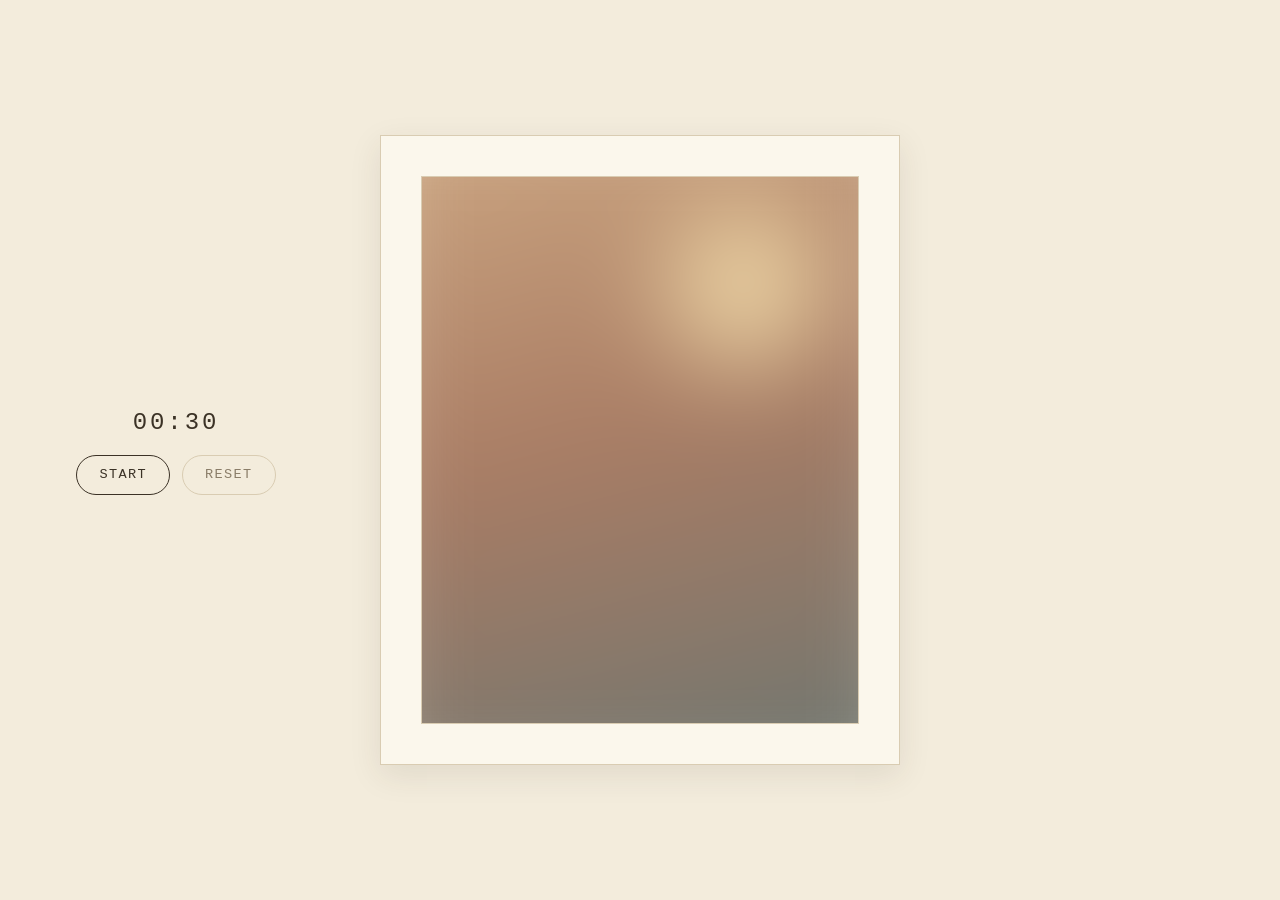
<file: index.html>
<!DOCTYPE html>
<html lang="en">
<head>
  <meta charset="UTF-8">
  <meta name="viewport" content="width=device-width, initial-scale=1.0">
  <title>Pomodoro Art</title>
  <link rel="stylesheet" href="style.css">
</head>
<body>
  <main class="screen">
    <div class="stage">
      <div class="mat">
        <div class="art-wrap" id="art-wrap">
          <div class="art"></div>
          <div class="loading">Loading artwork...</div>
          <div class="artwork-clip"><img class="artwork" id="artwork" alt="Artwork"></div>
        </div>
      </div>
    </div>
    <div class="controls">
      <div class="timer" id="timer">00:30</div>
      <div class="buttons">
        <button class="btn" id="toggle-btn">Start</button>
        <button class="btn soft" id="reset-btn">Reset</button>
      </div>
    </div>
    <div class="details-slot" id="details-slot"></div>
  </main>
  <script src="script.js"></script>
</body>
</html>
</file>
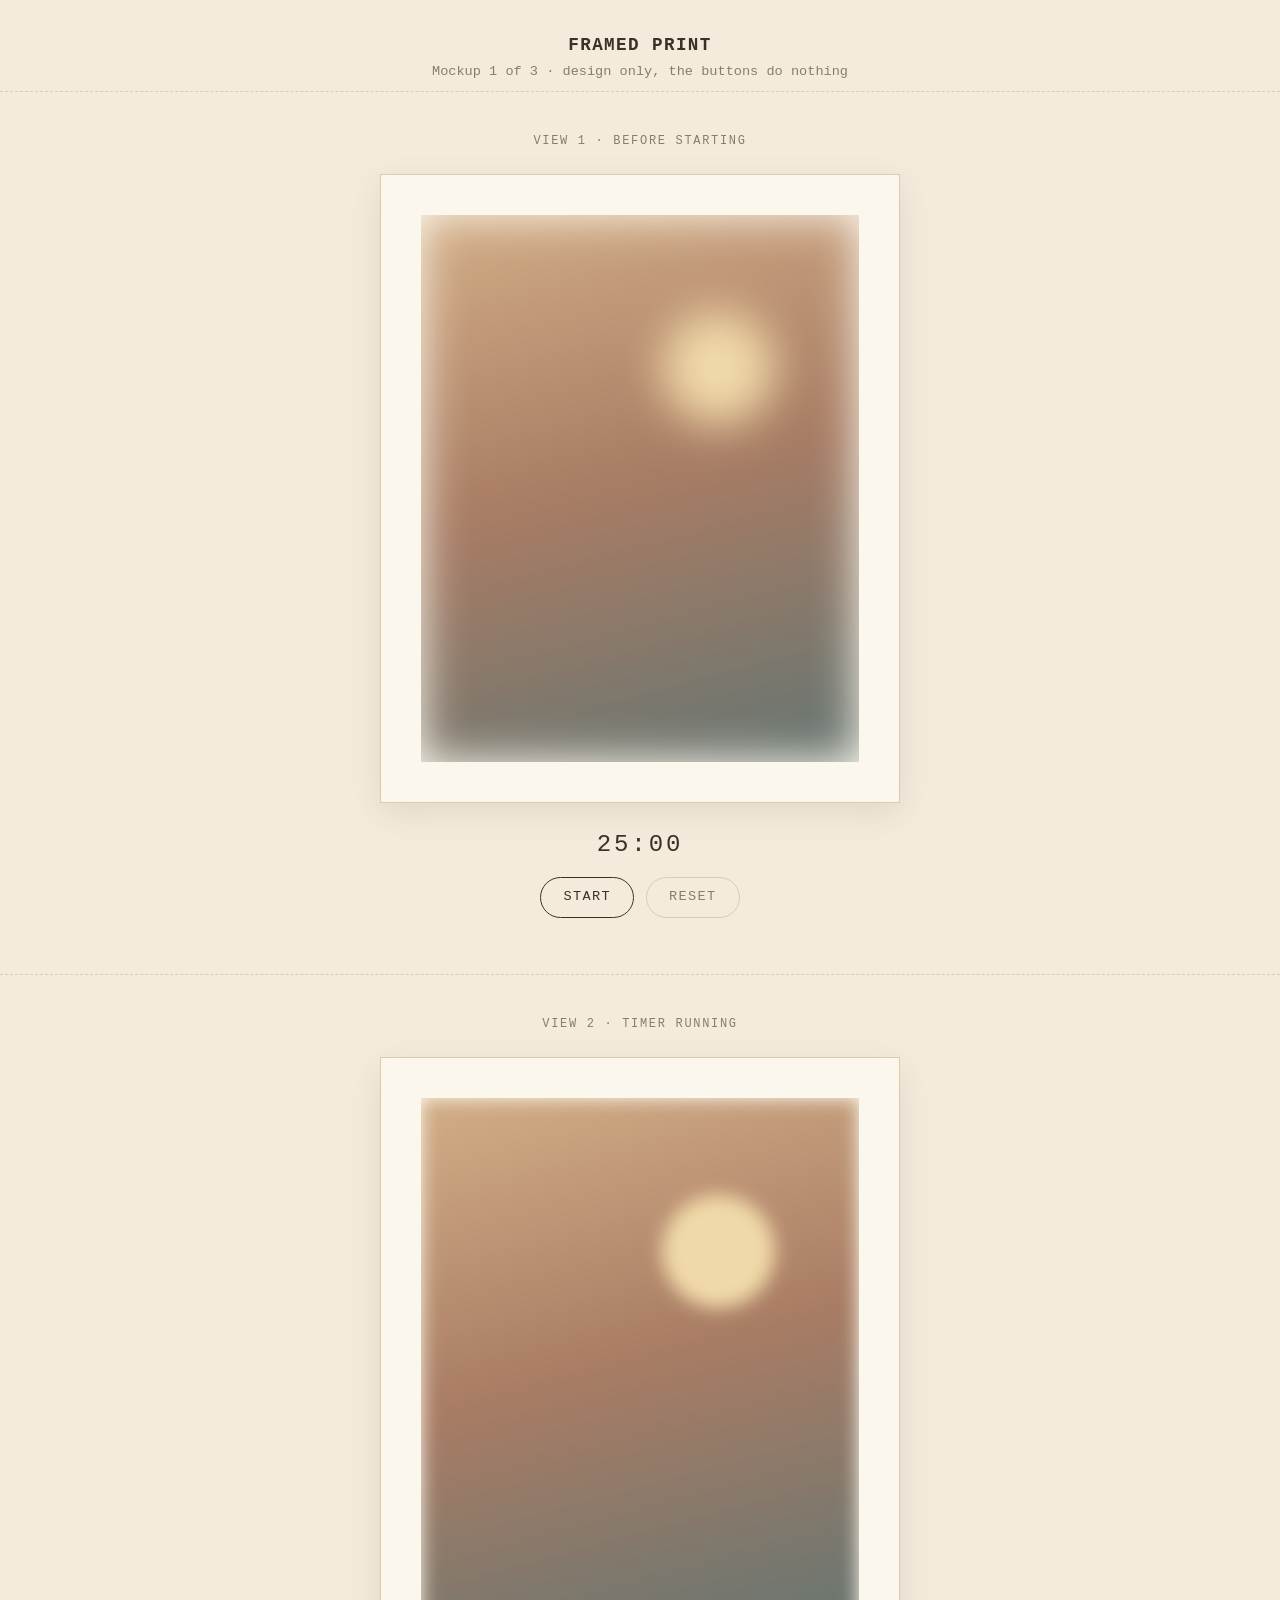
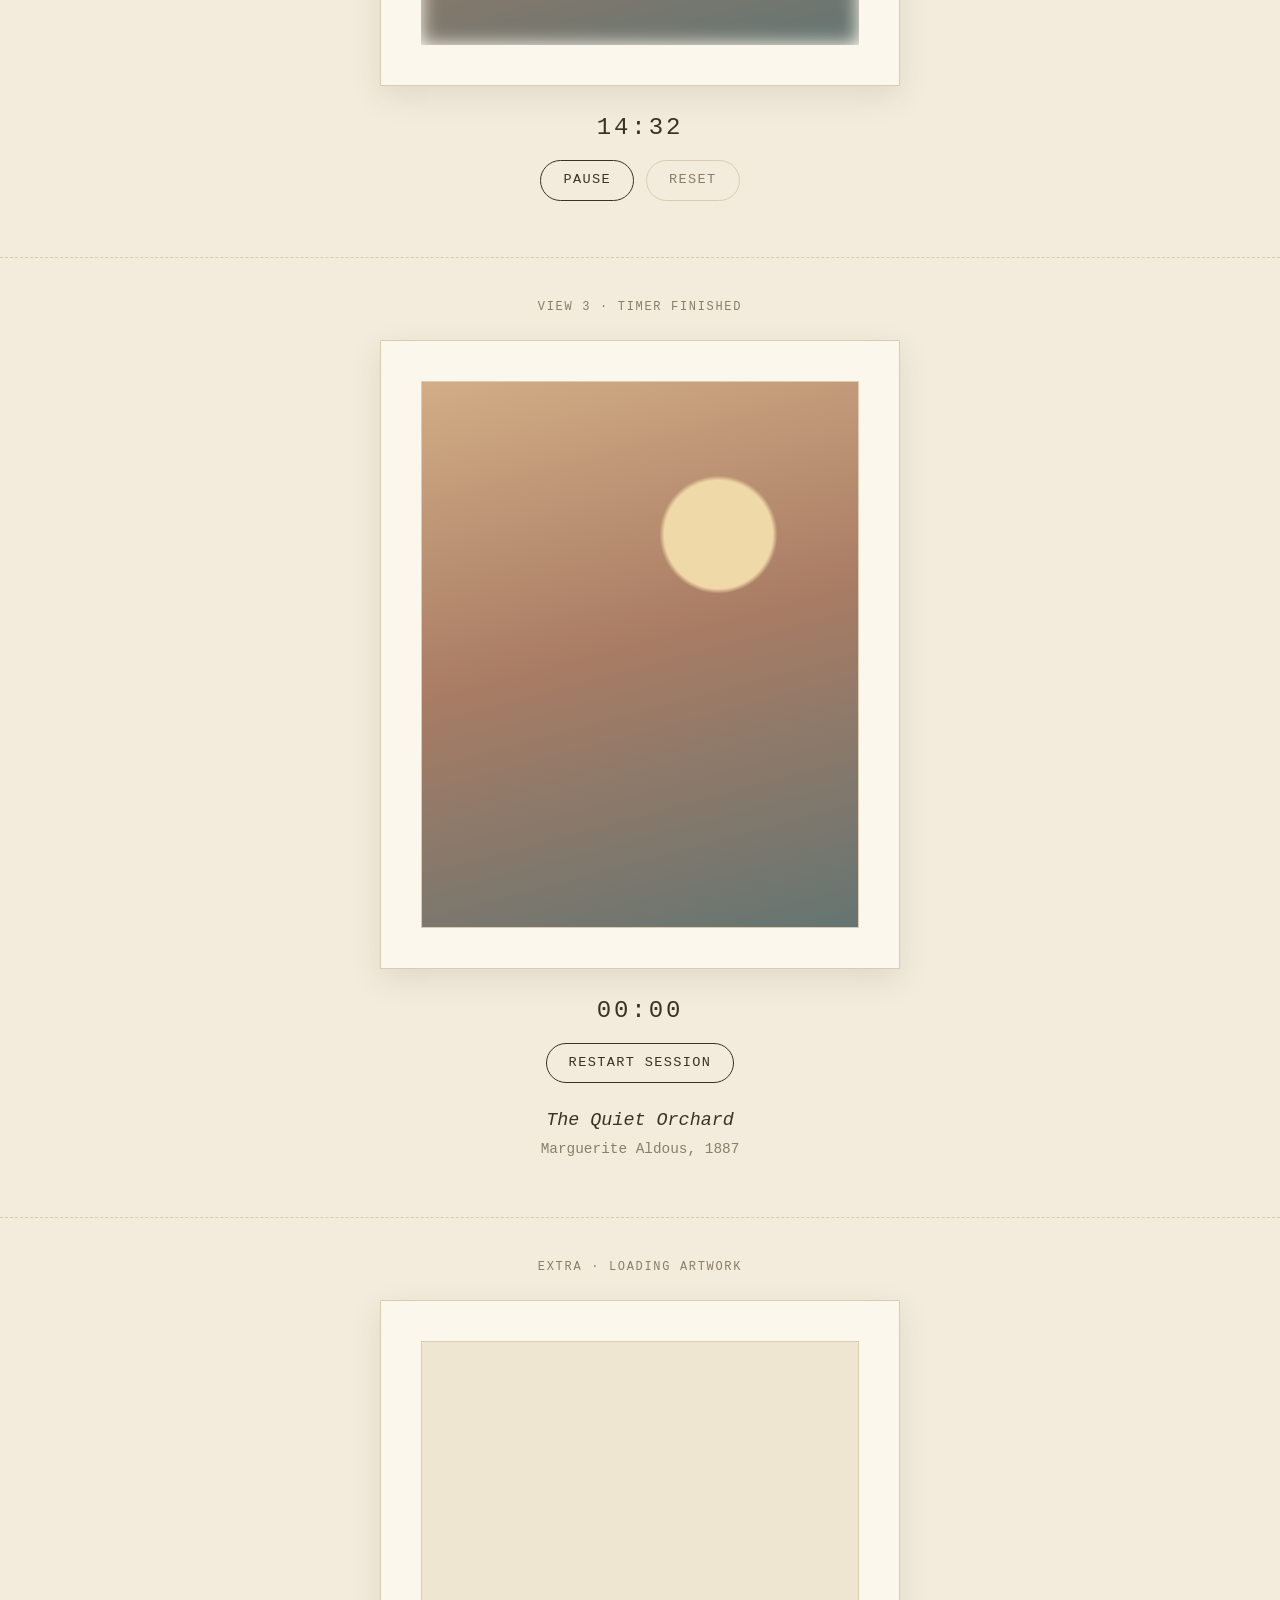
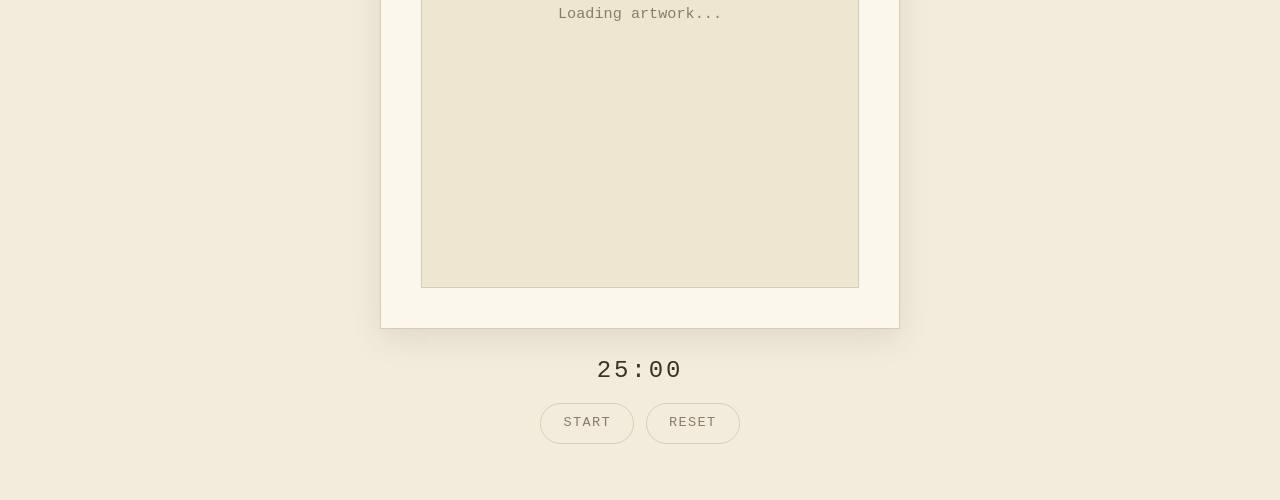
<file: mockups/1-framed-print.html>
<!DOCTYPE html>
<html lang="en">
<head>
  <meta charset="UTF-8">
  <meta name="viewport" content="width=device-width, initial-scale=1.0">
  <title>Mockup 1: Framed Print</title>
  <style>
    :root {
      --cream: #f3ecdc;
      --paper: #fbf7ec;
      --ink: #3b3226;
      --muted: #8a7d68;
      --line: #d9ccb2;
    }
    * { box-sizing: border-box; }
    body {
      margin: 0;
      background: var(--cream);
      color: var(--ink);
      font-family: "American Typewriter", "Courier New", Courier, monospace;
      line-height: 1.5;
    }
    .intro { text-align: center; padding: 32px 16px 8px; color: var(--muted); font-size: 0.85rem; }
    .intro h1 { margin: 0 0 4px; font-size: 1.1rem; color: var(--ink); letter-spacing: 0.08em; text-transform: uppercase; }

    .view { padding: 40px 16px 56px; border-top: 1px dashed var(--line); }
    .view-label {
      text-align: center; margin: 0 0 24px;
      font-size: 0.75rem; letter-spacing: 0.14em; text-transform: uppercase; color: var(--muted);
    }
    .screen { max-width: 440px; margin: 0 auto; text-align: center; }

    /* the framed print */
    .mat {
      background: var(--paper);
      border: 1px solid var(--line);
      padding: 28px;
      box-shadow: 0 10px 30px rgba(59, 50, 38, 0.10);
    }
    .art {
      aspect-ratio: 4 / 5;
      border: 1px solid var(--line);
      background:
        radial-gradient(circle at 68% 28%, #f0d9a8 0 11%, transparent 12%),
        linear-gradient(165deg, #d2ad86 0%, #a97c64 48%, #647572 100%);
      overflow: hidden;
    }
    .blur-heavy { filter: blur(22px); }
    .blur-medium { filter: blur(9px); }
    .art-wrap { overflow: hidden; }

    .loading {
      aspect-ratio: 4 / 5; border: 1px solid var(--line);
      display: flex; align-items: center; justify-content: center;
      background: #efe6d2; color: var(--muted); font-size: 0.95rem;
      animation: breathe 2.4s ease-in-out infinite;
    }
    @keyframes breathe { 0%, 100% { opacity: 0.55; } 50% { opacity: 1; } }

    .timer { margin: 24px 0 14px; font-size: 1.4rem; letter-spacing: 0.12em; }
    .buttons { display: flex; justify-content: center; gap: 12px; flex-wrap: wrap; }
    .btn {
      font: inherit; font-size: 0.85rem; letter-spacing: 0.1em; text-transform: uppercase;
      color: var(--ink); background: transparent;
      border: 1px solid var(--ink); border-radius: 999px;
      padding: 9px 22px; cursor: pointer;
    }
    .btn.soft { border-color: var(--line); color: var(--muted); }

    .details { margin-top: 24px; }
    .details .name { font-size: 1.15rem; font-style: italic; margin: 0; }
    .details .meta { margin: 4px 0 0; color: var(--muted); font-size: 0.9rem; }

    @media (min-width: 900px) {
      .screen { max-width: 520px; }
      .mat { padding: 40px; }
      .timer { font-size: 1.5rem; }
    }
  </style>
</head>
<body>
  <div class="intro">
    <h1>Framed Print</h1>
    Mockup 1 of 3 &middot; design only, the buttons do nothing
  </div>

  <section class="view">
    <p class="view-label">View 1 &middot; Before starting</p>
    <div class="screen">
      <div class="mat">
        <div class="art-wrap"><div class="art blur-heavy"></div></div>
      </div>
      <div class="timer">25:00</div>
      <div class="buttons">
        <button class="btn">Start</button>
        <button class="btn soft">Reset</button>
      </div>
    </div>
  </section>

  <section class="view">
    <p class="view-label">View 2 &middot; Timer running</p>
    <div class="screen">
      <div class="mat">
        <div class="art-wrap"><div class="art blur-medium"></div></div>
      </div>
      <div class="timer">14:32</div>
      <div class="buttons">
        <button class="btn">Pause</button>
        <button class="btn soft">Reset</button>
      </div>
    </div>
  </section>

  <section class="view">
    <p class="view-label">View 3 &middot; Timer finished</p>
    <div class="screen">
      <div class="mat">
        <div class="art-wrap"><div class="art"></div></div>
      </div>
      <div class="timer">00:00</div>
      <div class="buttons">
        <button class="btn">Restart session</button>
      </div>
      <div class="details">
        <p class="name">The Quiet Orchard</p>
        <p class="meta">Marguerite Aldous, 1887</p>
      </div>
    </div>
  </section>

  <section class="view">
    <p class="view-label">Extra &middot; Loading artwork</p>
    <div class="screen">
      <div class="mat">
        <div class="loading">Loading artwork...</div>
      </div>
      <div class="timer">25:00</div>
      <div class="buttons">
        <button class="btn soft">Start</button>
        <button class="btn soft">Reset</button>
      </div>
    </div>
  </section>
</body>
</html>
</file>
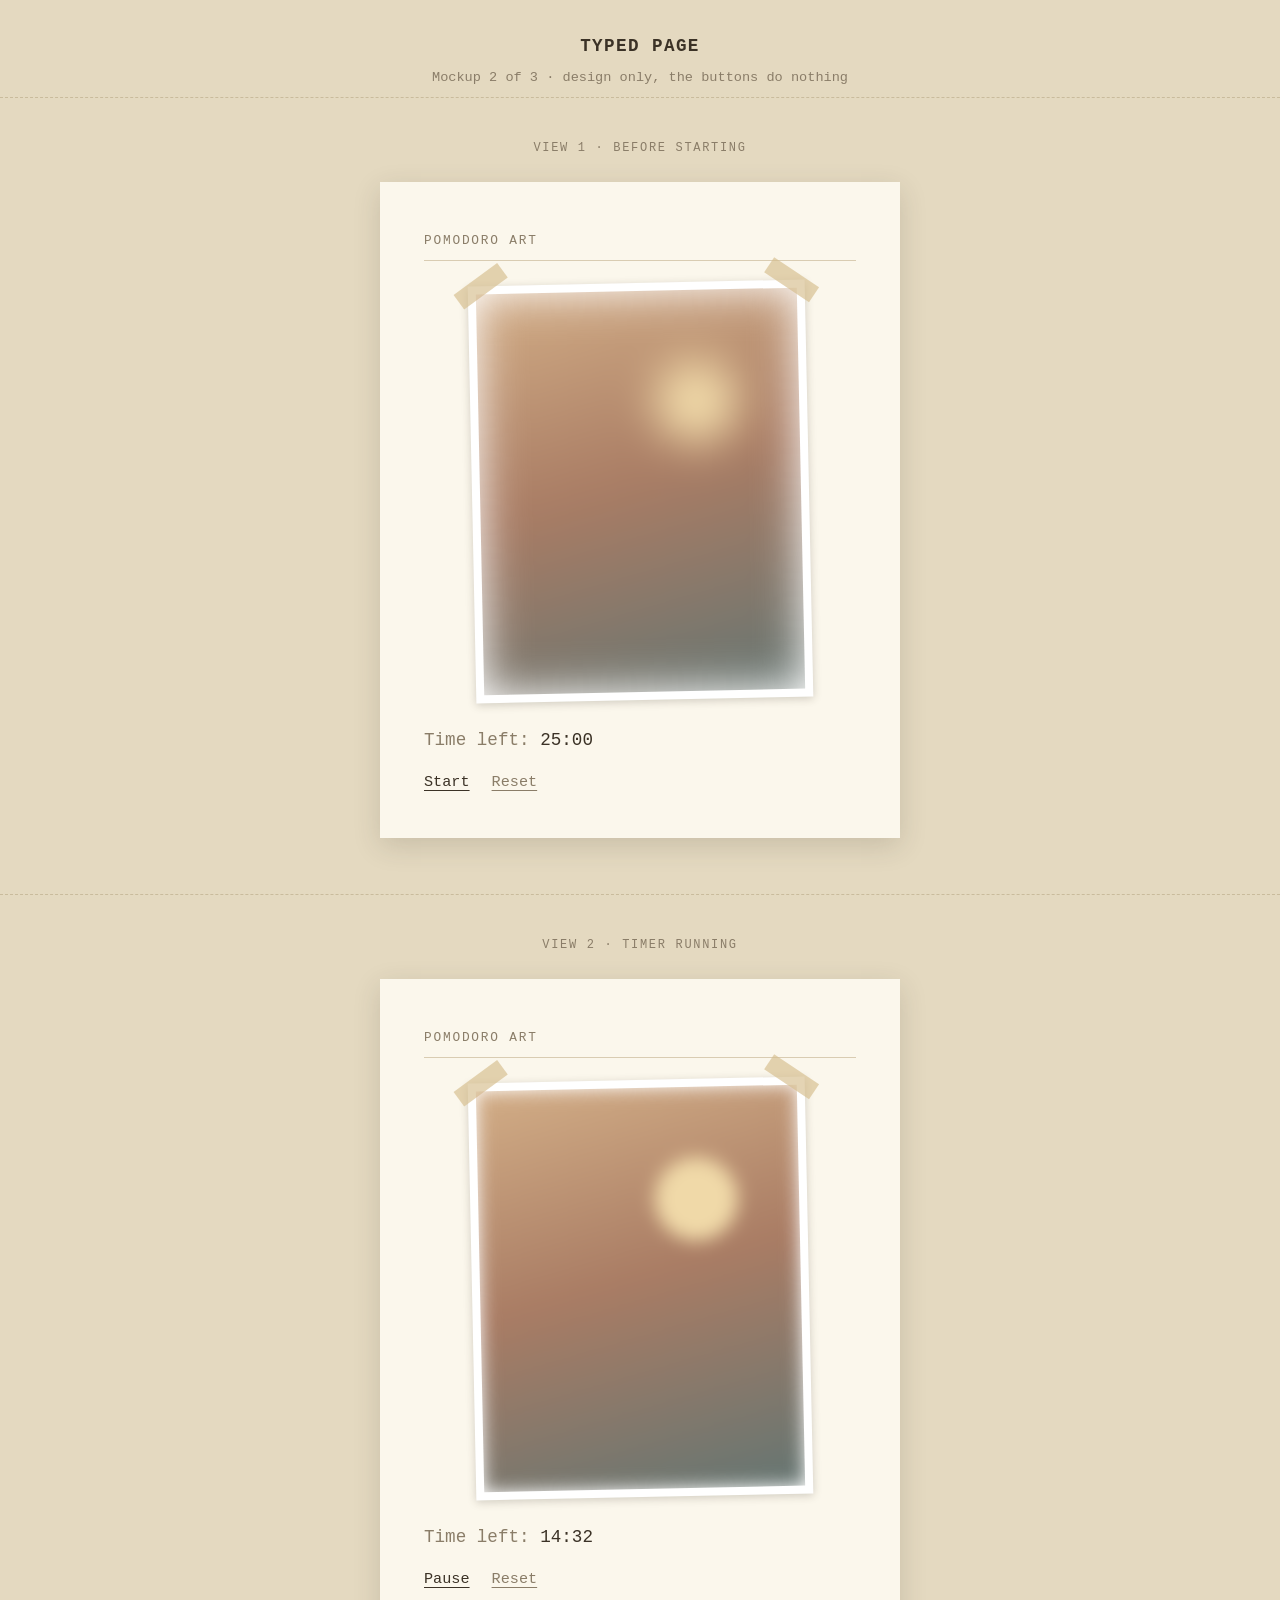
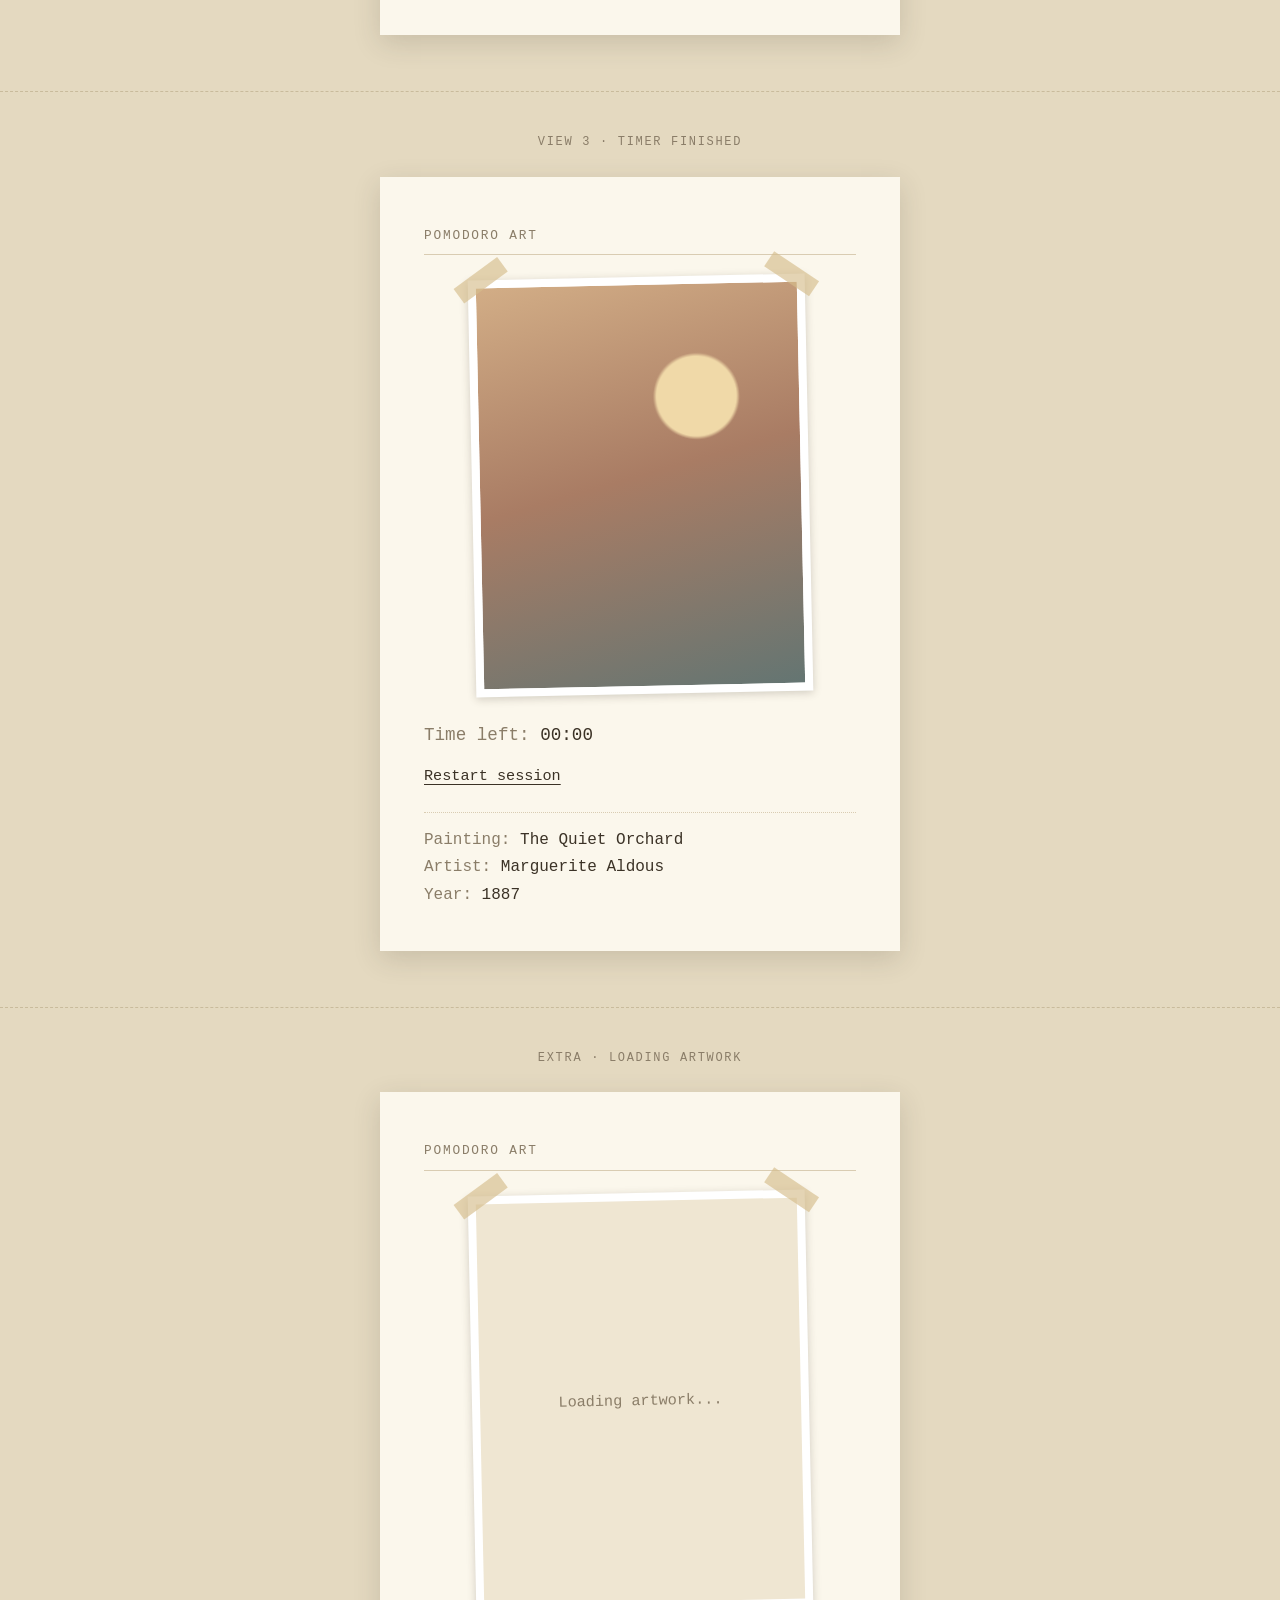
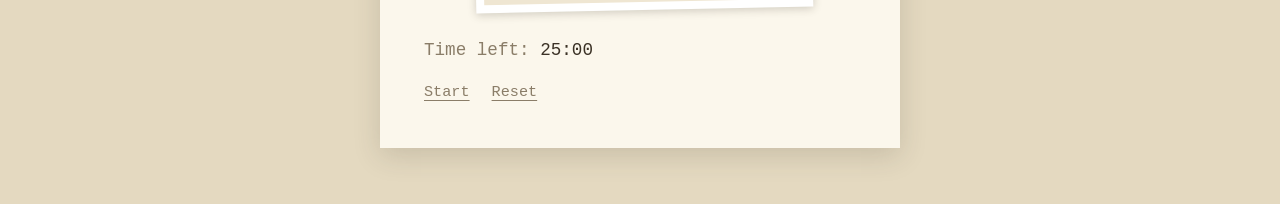
<file: mockups/2-typed-page.html>
<!DOCTYPE html>
<html lang="en">
<head>
  <meta charset="UTF-8">
  <meta name="viewport" content="width=device-width, initial-scale=1.0">
  <title>Mockup 2: Typed Page</title>
  <style>
    :root {
      --desk: #e4d9c0;
      --paper: #fbf7ec;
      --ink: #3b3226;
      --muted: #8a7d68;
      --line: #d9ccb2;
    }
    * { box-sizing: border-box; }
    body {
      margin: 0;
      background: var(--desk);
      color: var(--ink);
      font-family: "American Typewriter", "Courier New", Courier, monospace;
      line-height: 1.7;
    }
    .intro { text-align: center; padding: 32px 16px 8px; color: var(--muted); font-size: 0.85rem; }
    .intro h1 { margin: 0 0 4px; font-size: 1.1rem; color: var(--ink); letter-spacing: 0.08em; text-transform: uppercase; }

    .view { padding: 40px 12px 56px; border-top: 1px dashed #c9bb9c; }
    .view-label {
      text-align: center; margin: 0 0 24px;
      font-size: 0.75rem; letter-spacing: 0.14em; text-transform: uppercase; color: var(--muted);
    }

    /* the sheet of typed paper */
    .sheet {
      max-width: 460px; margin: 0 auto;
      background: var(--paper);
      padding: 36px 28px 32px;
      box-shadow: 0 8px 26px rgba(59, 50, 38, 0.16);
    }
    .sheet-head {
      margin: 0 0 22px; padding-bottom: 8px;
      border-bottom: 1px solid var(--line);
      font-size: 0.8rem; letter-spacing: 0.14em; text-transform: uppercase; color: var(--muted);
    }

    /* the pasted-in photo */
    .photo {
      position: relative; width: 82%; margin: 0 auto 26px;
      transform: rotate(-1.2deg);
      background: #fff; padding: 8px 8px 8px;
      box-shadow: 0 2px 8px rgba(59, 50, 38, 0.22);
    }
    .photo::before, .photo::after {
      content: ""; position: absolute; top: -9px; width: 54px; height: 18px;
      background: rgba(214, 190, 140, 0.65);
    }
    .photo::before { left: -14px; transform: rotate(-35deg); }
    .photo::after { right: -14px; transform: rotate(35deg); }
    .art-wrap { overflow: hidden; }
    .art {
      aspect-ratio: 4 / 5;
      background:
        radial-gradient(circle at 68% 28%, #f0d9a8 0 11%, transparent 12%),
        linear-gradient(165deg, #d2ad86 0%, #a97c64 48%, #647572 100%);
    }
    .blur-heavy { filter: blur(22px); }
    .blur-medium { filter: blur(9px); }
    .loading {
      aspect-ratio: 4 / 5; display: flex; align-items: center; justify-content: center;
      background: #efe6d2; color: var(--muted); font-size: 0.95rem;
      animation: breathe 2.4s ease-in-out infinite;
    }
    @keyframes breathe { 0%, 100% { opacity: 0.55; } 50% { opacity: 1; } }

    .typed { margin: 0; font-size: 1rem; }
    .typed .key { color: var(--muted); }
    .timer-line { margin: 0 0 14px; font-size: 1.1rem; }
    .actions { margin: 0; font-size: 0.95rem; }
    .word {
      font: inherit; background: none; border: 0; padding: 0; margin-right: 22px;
      color: var(--ink); text-decoration: underline; text-underline-offset: 4px;
      cursor: pointer;
    }
    .word.soft { color: var(--muted); }
    .details { margin: 22px 0 0; padding-top: 14px; border-top: 1px dotted var(--line); }
    .details p { margin: 0; }

    @media (min-width: 900px) {
      .sheet { max-width: 520px; padding: 48px 44px 42px; }
      .photo { width: 78%; }
    }
  </style>
</head>
<body>
  <div class="intro">
    <h1>Typed Page</h1>
    Mockup 2 of 3 &middot; design only, the buttons do nothing
  </div>

  <section class="view">
    <p class="view-label">View 1 &middot; Before starting</p>
    <div class="sheet">
      <p class="sheet-head">Pomodoro Art</p>
      <div class="photo"><div class="art-wrap"><div class="art blur-heavy"></div></div></div>
      <p class="typed timer-line"><span class="key">Time left:</span> 25:00</p>
      <p class="actions"><button class="word">Start</button><button class="word soft">Reset</button></p>
    </div>
  </section>

  <section class="view">
    <p class="view-label">View 2 &middot; Timer running</p>
    <div class="sheet">
      <p class="sheet-head">Pomodoro Art</p>
      <div class="photo"><div class="art-wrap"><div class="art blur-medium"></div></div></div>
      <p class="typed timer-line"><span class="key">Time left:</span> 14:32</p>
      <p class="actions"><button class="word">Pause</button><button class="word soft">Reset</button></p>
    </div>
  </section>

  <section class="view">
    <p class="view-label">View 3 &middot; Timer finished</p>
    <div class="sheet">
      <p class="sheet-head">Pomodoro Art</p>
      <div class="photo"><div class="art-wrap"><div class="art"></div></div></div>
      <p class="typed timer-line"><span class="key">Time left:</span> 00:00</p>
      <p class="actions"><button class="word">Restart session</button></p>
      <div class="details">
        <p class="typed"><span class="key">Painting:</span> The Quiet Orchard</p>
        <p class="typed"><span class="key">Artist:</span> Marguerite Aldous</p>
        <p class="typed"><span class="key">Year:</span> 1887</p>
      </div>
    </div>
  </section>

  <section class="view">
    <p class="view-label">Extra &middot; Loading artwork</p>
    <div class="sheet">
      <p class="sheet-head">Pomodoro Art</p>
      <div class="photo"><div class="loading">Loading artwork...</div></div>
      <p class="typed timer-line"><span class="key">Time left:</span> 25:00</p>
      <p class="actions"><button class="word soft">Start</button><button class="word soft">Reset</button></p>
    </div>
  </section>
</body>
</html>
</file>
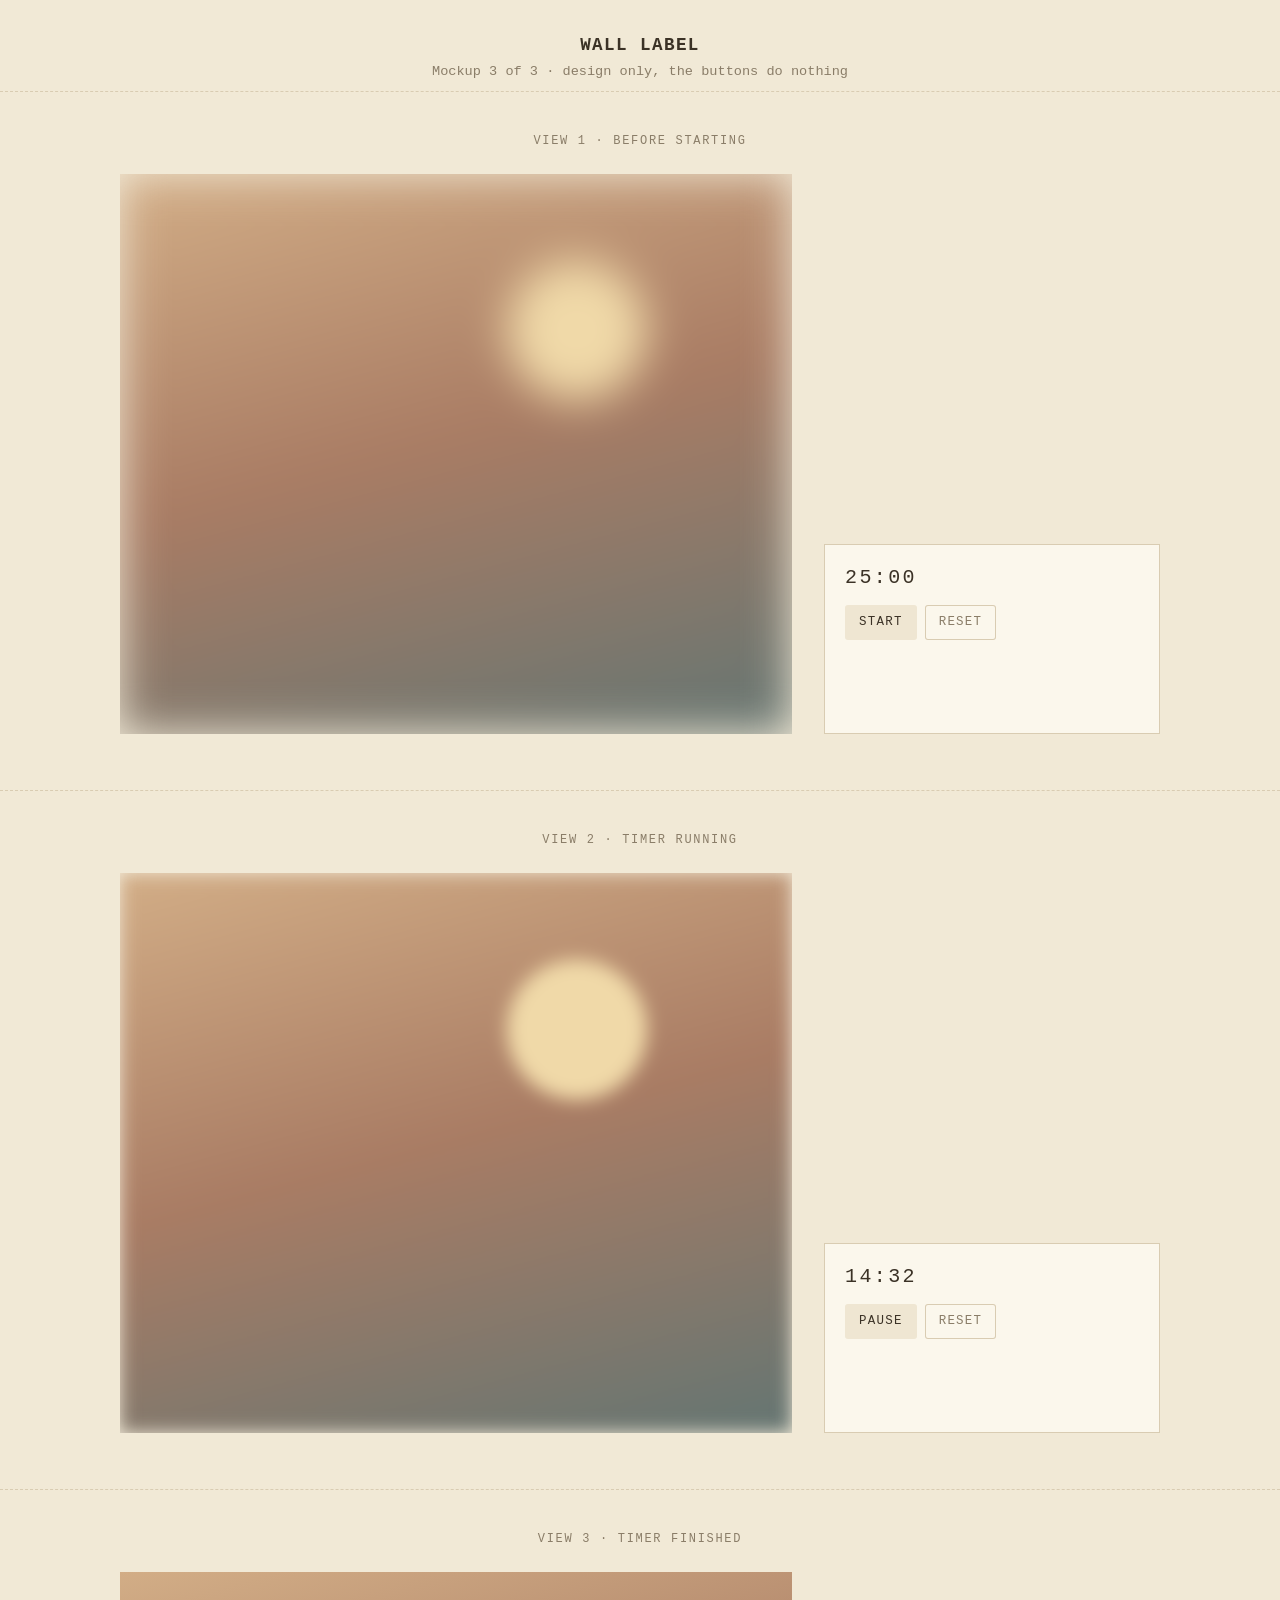
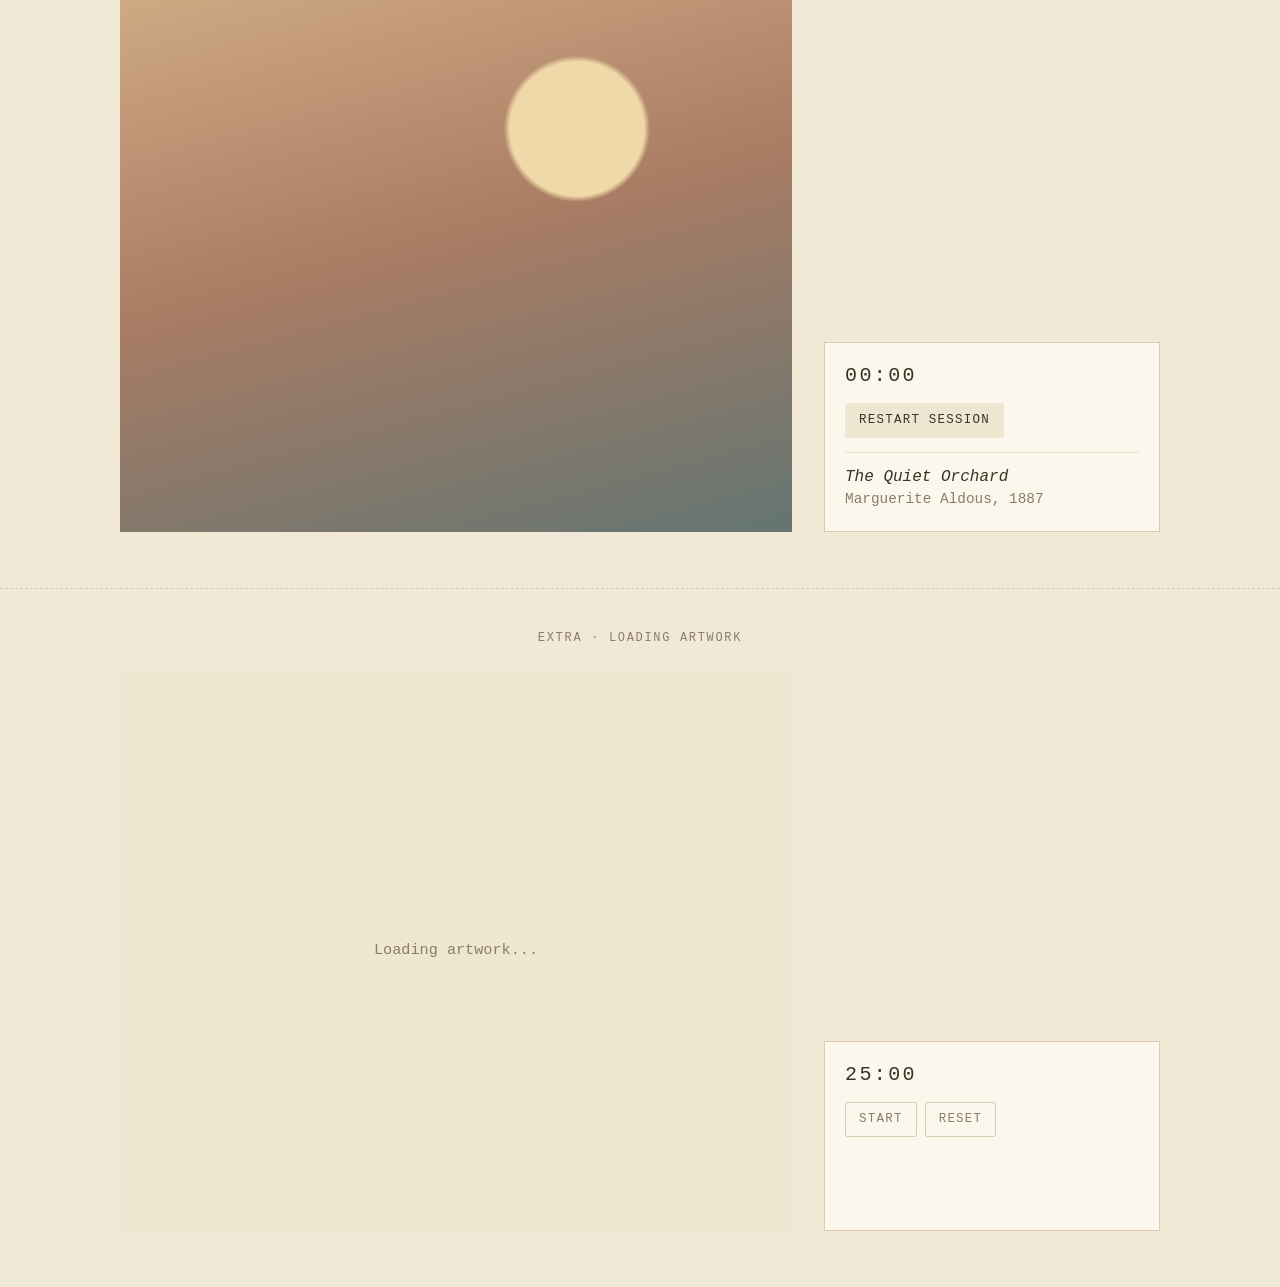
<file: mockups/3-wall-label.html>
<!DOCTYPE html>
<html lang="en">
<head>
  <meta charset="UTF-8">
  <meta name="viewport" content="width=device-width, initial-scale=1.0">
  <title>Mockup 3: Wall Label</title>
  <style>
    :root {
      --wall: #f1e9d6;
      --paper: #fbf7ec;
      --ink: #3b3226;
      --muted: #8a7d68;
      --line: #d9ccb2;
    }
    * { box-sizing: border-box; }
    body {
      margin: 0;
      background: var(--wall);
      color: var(--ink);
      font-family: "American Typewriter", "Courier New", Courier, monospace;
      line-height: 1.5;
    }
    .intro { text-align: center; padding: 32px 16px 8px; color: var(--muted); font-size: 0.85rem; }
    .intro h1 { margin: 0 0 4px; font-size: 1.1rem; color: var(--ink); letter-spacing: 0.08em; text-transform: uppercase; }

    .view { padding: 40px 16px 56px; border-top: 1px dashed var(--line); }
    .view-label {
      text-align: center; margin: 0 0 24px;
      font-size: 0.75rem; letter-spacing: 0.14em; text-transform: uppercase; color: var(--muted);
    }

    /* phone: painting on top, label underneath */
    .room { max-width: 460px; margin: 0 auto; }
    .art-wrap { overflow: hidden; }
    .art {
      aspect-ratio: 4 / 5;
      background:
        radial-gradient(circle at 68% 28%, #f0d9a8 0 11%, transparent 12%),
        linear-gradient(165deg, #d2ad86 0%, #a97c64 48%, #647572 100%);
    }
    .blur-heavy { filter: blur(22px); }
    .blur-medium { filter: blur(9px); }
    .loading {
      aspect-ratio: 4 / 5; display: flex; align-items: center; justify-content: center;
      background: #efe6d2; color: var(--muted); font-size: 0.95rem;
      animation: breathe 2.4s ease-in-out infinite;
    }
    @keyframes breathe { 0%, 100% { opacity: 0.55; } 50% { opacity: 1; } }

    .label {
      margin-top: 18px; padding: 18px 20px;
      background: var(--paper); border: 1px solid var(--line);
      min-height: 190px; /* same size in every view so nothing jumps */
    }
    .timer { margin: 0 0 12px; font-size: 1.25rem; letter-spacing: 0.12em; }
    .buttons { display: flex; gap: 8px; flex-wrap: wrap; }
    .btn {
      font: inherit; font-size: 0.78rem; letter-spacing: 0.1em; text-transform: uppercase;
      color: var(--ink); background: #efe6d2;
      border: 0; border-radius: 3px; padding: 8px 14px; cursor: pointer;
    }
    .btn.soft { color: var(--muted); background: transparent; box-shadow: inset 0 0 0 1px var(--line); }
    .details { margin-top: 14px; padding-top: 12px; border-top: 1px dotted var(--line); }
    .details p { margin: 0; }
    .details .name { font-style: italic; }
    .details .meta { color: var(--muted); font-size: 0.9rem; }

    /* laptop: painting large on the left, slim label on the right */
    @media (min-width: 900px) {
      .room {
        max-width: 1040px;
        display: grid; grid-template-columns: 2fr 1fr; gap: 32px; align-items: end;
      }
      .art, .loading { aspect-ratio: auto; height: 560px; }
      .label { margin-top: 0; }
    }
  </style>
</head>
<body>
  <div class="intro">
    <h1>Wall Label</h1>
    Mockup 3 of 3 &middot; design only, the buttons do nothing
  </div>

  <section class="view">
    <p class="view-label">View 1 &middot; Before starting</p>
    <div class="room">
      <div class="art-wrap"><div class="art blur-heavy"></div></div>
      <div class="label">
        <p class="timer">25:00</p>
        <div class="buttons">
          <button class="btn">Start</button>
          <button class="btn soft">Reset</button>
        </div>
      </div>
    </div>
  </section>

  <section class="view">
    <p class="view-label">View 2 &middot; Timer running</p>
    <div class="room">
      <div class="art-wrap"><div class="art blur-medium"></div></div>
      <div class="label">
        <p class="timer">14:32</p>
        <div class="buttons">
          <button class="btn">Pause</button>
          <button class="btn soft">Reset</button>
        </div>
      </div>
    </div>
  </section>

  <section class="view">
    <p class="view-label">View 3 &middot; Timer finished</p>
    <div class="room">
      <div class="art-wrap"><div class="art"></div></div>
      <div class="label">
        <p class="timer">00:00</p>
        <div class="buttons">
          <button class="btn">Restart session</button>
        </div>
        <div class="details">
          <p class="name">The Quiet Orchard</p>
          <p class="meta">Marguerite Aldous, 1887</p>
        </div>
      </div>
    </div>
  </section>

  <section class="view">
    <p class="view-label">Extra &middot; Loading artwork</p>
    <div class="room">
      <div class="loading">Loading artwork...</div>
      <div class="label">
        <p class="timer">25:00</p>
        <div class="buttons">
          <button class="btn soft">Start</button>
          <button class="btn soft">Reset</button>
        </div>
      </div>
    </div>
  </section>
</body>
</html>
</file>
<file: style.css>
:root {
  --cream: #f3ecdc;
  --paper: #fbf7ec;
  --ink: #3b3226;
  --muted: #8a7d68;
  --line: #d9ccb2;
}

* { box-sizing: border-box; }

body {
  margin: 0;
  min-height: 100vh;
  display: flex;
  align-items: center;
  justify-content: center;
  padding: 40px 16px;
  background: var(--cream);
  color: var(--ink);
  font-family: "American Typewriter", "Courier New", Courier, monospace;
  line-height: 1.5;
}

/* Phone: one column. Painting, then timer and buttons, then painting details. */
:root {
  --max-h: 48vh;
  --mat-pad: 28px;
}

.screen {
  width: 100%;
  max-width: 440px;
  display: grid;
  grid-template-areas:
    "stage"
    "controls"
    "details";
  text-align: center;
}

.stage { grid-area: stage; container-type: inline-size; }
.controls { grid-area: controls; }
.details-slot { grid-area: details; overflow-wrap: anywhere; min-height: 7rem; }

/* the framed print: it hugs the frame, which takes the painting's shape */
.mat {
  width: fit-content;
  margin: 0 auto;
  background: var(--paper);
  border: 1px solid var(--line);
  padding: var(--mat-pad);
  box-shadow: 0 10px 30px rgba(59, 50, 38, 0.10);
}

/* The frame takes the shape of the painting (--ratio is its width divided by
   its height) but never grows bigger than the space on screen. Inside it shows
   one of three things: the placeholder (default, tall 4:5), "Loading
   artwork...", or the real painting.
   --p is the share of time left (1 at the start, 0 at 00:00) and sets the blur. */
.art-wrap {
  --p: 1;
  --ratio: 0.8;
  --blur: calc(var(--p) * 9cqmin);
  --zoom: calc(1 + var(--p) * 0.34);
  position: relative;
  width: min(calc(100cqw - 2 * var(--mat-pad) - 2px), calc(var(--max-h) * var(--ratio)));
  aspect-ratio: var(--ratio);
  overflow: hidden;
  container-type: size;
  background: var(--paper);
  border: 1px solid var(--line);
}

.art,
.loading,
.artwork-clip {
  position: absolute;
  inset: 0;
}

.art {
  overflow: hidden;
}

/* The gradient is a little bigger than the box while blurred, so the soft
   edges of the blur fall outside the box and get cut off. */
.art::before {
  content: "";
  position: absolute;
  inset: 0;
  background:
    radial-gradient(circle at 68% 28%, #f0d9a8 0 11%, transparent 12%),
    linear-gradient(165deg, #d2ad86 0%, #a97c64 48%, #647572 100%);
  filter: blur(var(--blur));
  transform: scale(var(--zoom));
}

.loading,
.artwork-clip {
  display: none;
}

.loading {
  align-items: center;
  justify-content: center;
  background: #efe6d2;
  color: var(--muted);
  font-size: 0.95rem;
  animation: breathe 2.4s ease-in-out infinite;
}

@keyframes breathe {
  0%, 100% { opacity: 0.55; }
  50% { opacity: 1; }
}

/* The frame is exactly the painting's shape, so the blur is cut off at the
   painting's own edge and never spills onto the paper around it. */
.artwork-clip {
  overflow: hidden;
}

.artwork {
  display: block;
  width: 100%;
  height: 100%;
  object-fit: cover;
  filter: blur(var(--blur));
  transform: scale(var(--zoom));
}

/* Smooth steps while the countdown runs. No fade on Reset or Restart. */
.screen.started .art::before,
.screen.started .artwork {
  transition: filter 0.3s linear, transform 0.3s linear;
}

.art-wrap[data-state="loading"] .art,
.art-wrap[data-state="image"] .art {
  display: none;
}

.art-wrap[data-state="loading"] .loading {
  display: flex;
}

.art-wrap[data-state="image"] .artwork-clip {
  display: block;
}

.timer {
  margin: 24px 0 14px;
  font-size: 1.4rem;
  letter-spacing: 0.12em;
}

.buttons {
  display: flex;
  justify-content: center;
  gap: 12px;
  flex-wrap: wrap;
}

.btn {
  font: inherit;
  font-size: 0.85rem;
  letter-spacing: 0.1em;
  text-transform: uppercase;
  color: var(--ink);
  background: transparent;
  border: 1px solid var(--ink);
  border-radius: 999px;
  padding: 9px 22px;
  cursor: pointer;
}

.btn.soft {
  border-color: var(--line);
  color: var(--muted);
}

.details {
  margin-top: 24px;
}

.details .name {
  font-size: 1.15rem;
  font-style: italic;
  margin: 0;
}

.details .meta {
  margin: 4px 0 0;
  color: var(--muted);
  font-size: 0.9rem;
}

.details .met-link {
  display: inline-block;
  margin-top: 10px;
  color: var(--muted);
  font-size: 0.8rem;
  letter-spacing: 0.06em;
  text-decoration: underline;
  text-underline-offset: 4px;
}

.details .met-link:hover {
  color: var(--ink);
}

/* Laptop: timer on the left, painting in the middle, details on the right.
   The right side is always reserved, so nothing moves when the details appear. */
@media (min-width: 900px) {
  :root {
    --max-h: max(240px, calc(100vh - 170px));
    --mat-pad: 40px;
  }

  .screen {
    max-width: 1240px;
    grid-template-columns: minmax(0, 1fr) minmax(0, 520px) minmax(0, 1fr);
    grid-template-areas: "controls stage details";
    align-items: center;
    column-gap: 48px;
  }

  .timer { margin: 0 0 14px; font-size: 1.5rem; }
  .details { margin-top: 0; }
  .details-slot { min-height: 0; }
}
</file>
